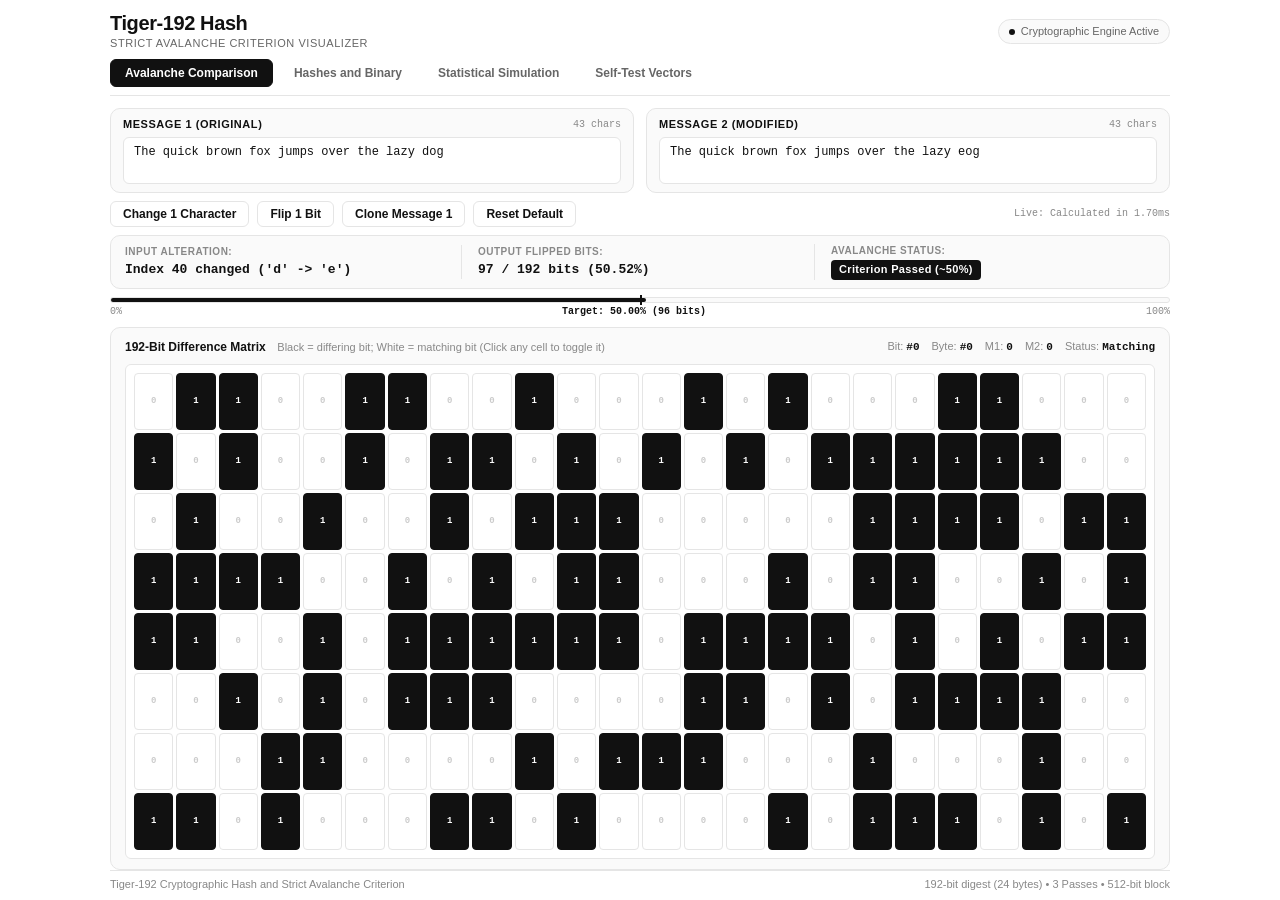
<file: frontend/index.html>
<!DOCTYPE html>
<html lang="en">
<head>
  <meta charset="UTF-8">
  <meta name="viewport" content="width=device-width, initial-scale=1.0">
  <title>Tiger-192 Hash - Avalanche Effect</title>
  <meta name="description" content="Tiger-192 cryptographic hash function and avalanche effect demonstration.">
  <link rel="stylesheet" href="css/style.css">
</head>
<body>
  <div class="app-layout">
    <!-- Header -->
    <header class="app-header">
      <div class="header-top">
        <div>
          <h1 class="app-title">Tiger-192 Hash</h1>
          <p class="app-subtitle">Strict Avalanche Criterion Visualizer</p>
        </div>
        <div class="system-status">
          <span class="status-dot"></span>
          <span id="system-status-text">Cryptographic Engine Active</span>
        </div>
      </div>

      <!-- Navigation Tabs -->
      <nav class="tab-bar">
        <button class="tab-btn active" data-tab="tab-avalanche" id="tab-btn-avalanche">Avalanche Comparison</button>
        <button class="tab-btn" data-tab="tab-hashes" id="tab-btn-hashes">Hashes and Binary</button>
        <button class="tab-btn" data-tab="tab-stats" id="tab-btn-stats">Statistical Simulation</button>
        <button class="tab-btn" data-tab="tab-test" id="tab-btn-test">Self-Test Vectors</button>
      </nav>
    </header>

    <!-- Main Viewport (100vh fit, no page scroll) -->
    <main class="app-main">

      <!-- ============================================================== -->
      <!-- TAB 1: AVALANCHE COMPARISON -->
      <!-- ============================================================== -->
      <section class="tab-pane active" id="tab-avalanche">
        <!-- Message Inputs Side by Side -->
        <div class="inputs-row">
          <div class="input-card">
            <div class="card-meta">
              <label for="msg1" class="card-label">Message 1 (Original)</label>
              <span class="char-badge" id="msg1-count">43 chars</span>
            </div>
            <textarea id="msg1" class="text-box" rows="2" spellcheck="false" placeholder="Type first message...">The quick brown fox jumps over the lazy dog</textarea>
          </div>

          <div class="input-card">
            <div class="card-meta">
              <label for="msg2" class="card-label">Message 2 (Modified)</label>
              <span class="char-badge" id="msg2-count">43 chars</span>
            </div>
            <textarea id="msg2" class="text-box" rows="2" spellcheck="false" placeholder="Type second message...">The quick brown fox jumps over the lazy eog</textarea>
          </div>
        </div>

        <!-- Action Buttons -->
        <div class="actions-row">
          <button id="btn-flip-char" class="action-btn">Change 1 Character</button>
          <button id="btn-flip-bit" class="action-btn">Flip 1 Bit</button>
          <button id="btn-clone-m1" class="action-btn">Clone Message 1</button>
          <button id="btn-reset" class="action-btn">Reset Default</button>
          <span class="live-calc-badge" id="calc-time-badge">Live: Computed in 0.5ms</span>
        </div>

        <!-- Verdict Banner (Dynamically Calculated) -->
        <div class="verdict-banner" id="verdict-banner">
          <div class="verdict-col">
            <span class="verdict-sub">Input Alteration:</span>
            <span class="verdict-main" id="verdict-input-change">Computing...</span>
          </div>
          <div class="verdict-col divider">
            <span class="verdict-sub">Output Flipped Bits:</span>
            <span class="verdict-main" id="verdict-bits-flipped">- / 192 bits (-)</span>
          </div>
          <div class="verdict-col divider">
            <span class="verdict-sub">Avalanche Status:</span>
            <span class="verdict-badge" id="verdict-status-badge">Computing</span>
          </div>
        </div>

        <!-- Smooth Progress Bar -->
        <div class="progress-container">
          <div class="progress-track">
            <div class="progress-bar-fill" id="avalanche-fill" style="width: 0%;"></div>
            <div class="progress-marker" title="Ideal 50% (96 bits)"></div>
          </div>
          <div class="progress-legend">
            <span>0%</span>
            <span class="marker-text">Target: 50.00% (96 bits)</span>
            <span>100%</span>
          </div>
        </div>

        <!-- 192-Bit Difference Matrix Card -->
        <div class="matrix-card">
          <div class="matrix-header">
            <div class="matrix-title-group">
              <span class="matrix-title">192-Bit Difference Matrix</span>
              <span class="matrix-sub">Black = differing bit; White = matching bit (Click any cell to toggle it)</span>
            </div>
            <div class="inspector-box" id="matrix-inspector">
              <span>Bit: <strong id="insp-bit">#0</strong></span>
              <span>Byte: <strong id="insp-byte">#0</strong></span>
              <span>M1: <strong id="insp-m1">0</strong></span>
              <span>M2: <strong id="insp-m2">0</strong></span>
              <span>Status: <strong id="insp-status">Matching</strong></span>
            </div>
          </div>
          <div class="matrix-grid" id="matrix-grid"></div>
        </div>
      </section>

      <!-- ============================================================== -->
      <!-- TAB 2: HASHES AND BINARY -->
      <!-- ============================================================== -->
      <section class="tab-pane" id="tab-hashes">
        <div class="pane-stack">
          <!-- Hex Hashes -->
          <div class="info-block">
            <div class="block-header">
              <span class="block-title">Tiger-192 Hexadecimal Digests (48 Characters / 24 Bytes)</span>
            </div>
            <div class="hash-item">
              <span class="hash-tag">Tiger(M1)</span>
              <span class="hash-code mono" id="out-hash1">-</span>
              <button class="copy-btn action-btn" data-target="out-hash1">Copy</button>
            </div>
            <div class="hash-item">
              <span class="hash-tag">Tiger(M2)</span>
              <span class="hash-code mono" id="out-hash2">-</span>
              <button class="copy-btn action-btn" data-target="out-hash2">Copy</button>
            </div>
          </div>

          <!-- Binary Bitstreams -->
          <div class="info-block">
            <div class="block-header">
              <span class="block-title">Binary Bitstreams (192 Bits)</span>
            </div>
            <div class="bit-row">
              <span class="bit-label">M1 Bits:</span>
              <div class="bit-text mono" id="out-bin1">-</div>
            </div>
            <div class="bit-row">
              <span class="bit-label">M2 Bits:</span>
              <div class="bit-text mono" id="out-bin2">-</div>
            </div>
            <div class="bit-row">
              <span class="bit-label">XOR Diff:</span>
              <div class="bit-text mono" id="out-xor">-</div>
            </div>
          </div>
        </div>
      </section>

      <!-- ============================================================== -->
      <!-- TAB 3: STATISTICAL SIMULATION -->
      <!-- ============================================================== -->
      <section class="tab-pane" id="tab-stats">
        <div class="pane-stack">
          <div class="controls-bar">
            <label for="trial-count" class="card-label">Number of Trials:</label>
            <input type="number" id="trial-count" class="num-input" value="500" min="50" max="1000" step="50">
            <button id="btn-run-stats" class="primary-btn">Run Statistical Test</button>
          </div>

          <div class="stats-summary-card" id="stats-summary-card">
            <div class="summary-line" id="stats-status-text">
              Simulation ready. Click 'Run Statistical Test' to execute real mutations on Message 1.
            </div>
          </div>

          <div class="table-container" id="stats-table-box">
            <table class="data-table">
              <thead>
                <tr>
                  <th>Metric Name</th>
                  <th>Observed Value</th>
                  <th>Theoretical Target</th>
                  <th>Status</th>
                </tr>
              </thead>
              <tbody>
                <tr>
                  <td>Total trials conducted</td>
                  <td class="mono" id="stat-trials">-</td>
                  <td class="mono">500</td>
                  <td id="stat-status-trials">-</td>
                </tr>
                <tr>
                  <td>Mean differing bits</td>
                  <td class="mono" id="stat-mean">-</td>
                  <td class="mono">96.00</td>
                  <td id="stat-status-mean">-</td>
                </tr>
                <tr>
                  <td>Standard deviation</td>
                  <td class="mono" id="stat-stdev">-</td>
                  <td class="mono">~6.93</td>
                  <td id="stat-status-stdev">-</td>
                </tr>
                <tr>
                  <td>Minimum differing bits</td>
                  <td class="mono" id="stat-min">-</td>
                  <td class="mono">-</td>
                  <td id="stat-status-min">-</td>
                </tr>
                <tr>
                  <td>Maximum differing bits</td>
                  <td class="mono" id="stat-max">-</td>
                  <td class="mono">-</td>
                  <td id="stat-status-max">-</td>
                </tr>
              </tbody>
            </table>
          </div>
        </div>
      </section>

      <!-- ============================================================== -->
      <!-- TAB 4: SELF-TEST VECTORS -->
      <!-- ============================================================== -->
      <section class="tab-pane" id="tab-test">
        <div class="pane-stack">
          <div class="controls-bar">
            <button id="btn-run-test" class="primary-btn">Verify All Test Vectors</button>
            <span class="test-overall-badge" id="test-overall-status">Status: Ready</span>
          </div>

          <div class="table-container">
            <table class="data-table">
              <thead>
                <tr>
                  <th>Input Message</th>
                  <th>Expected Hash (Anderson and Biham)</th>
                  <th>Computed Hash</th>
                  <th>Verification</th>
                </tr>
              </thead>
              <tbody id="test-table-body">
                <!-- Dynamically populated -->
              </tbody>
            </table>
          </div>
        </div>
      </section>

    </main>

    <!-- Compact Footer -->
    <footer class="app-footer">
      <span>Tiger-192 Cryptographic Hash and Strict Avalanche Criterion</span>
      <span id="footer-summary">192-bit digest (24 bytes) • 3 Passes • 512-bit block</span>
    </footer>
  </div>

  <script src="js/tiger.js"></script>
  <script src="js/app.js"></script>
</body>
</html>
</file>
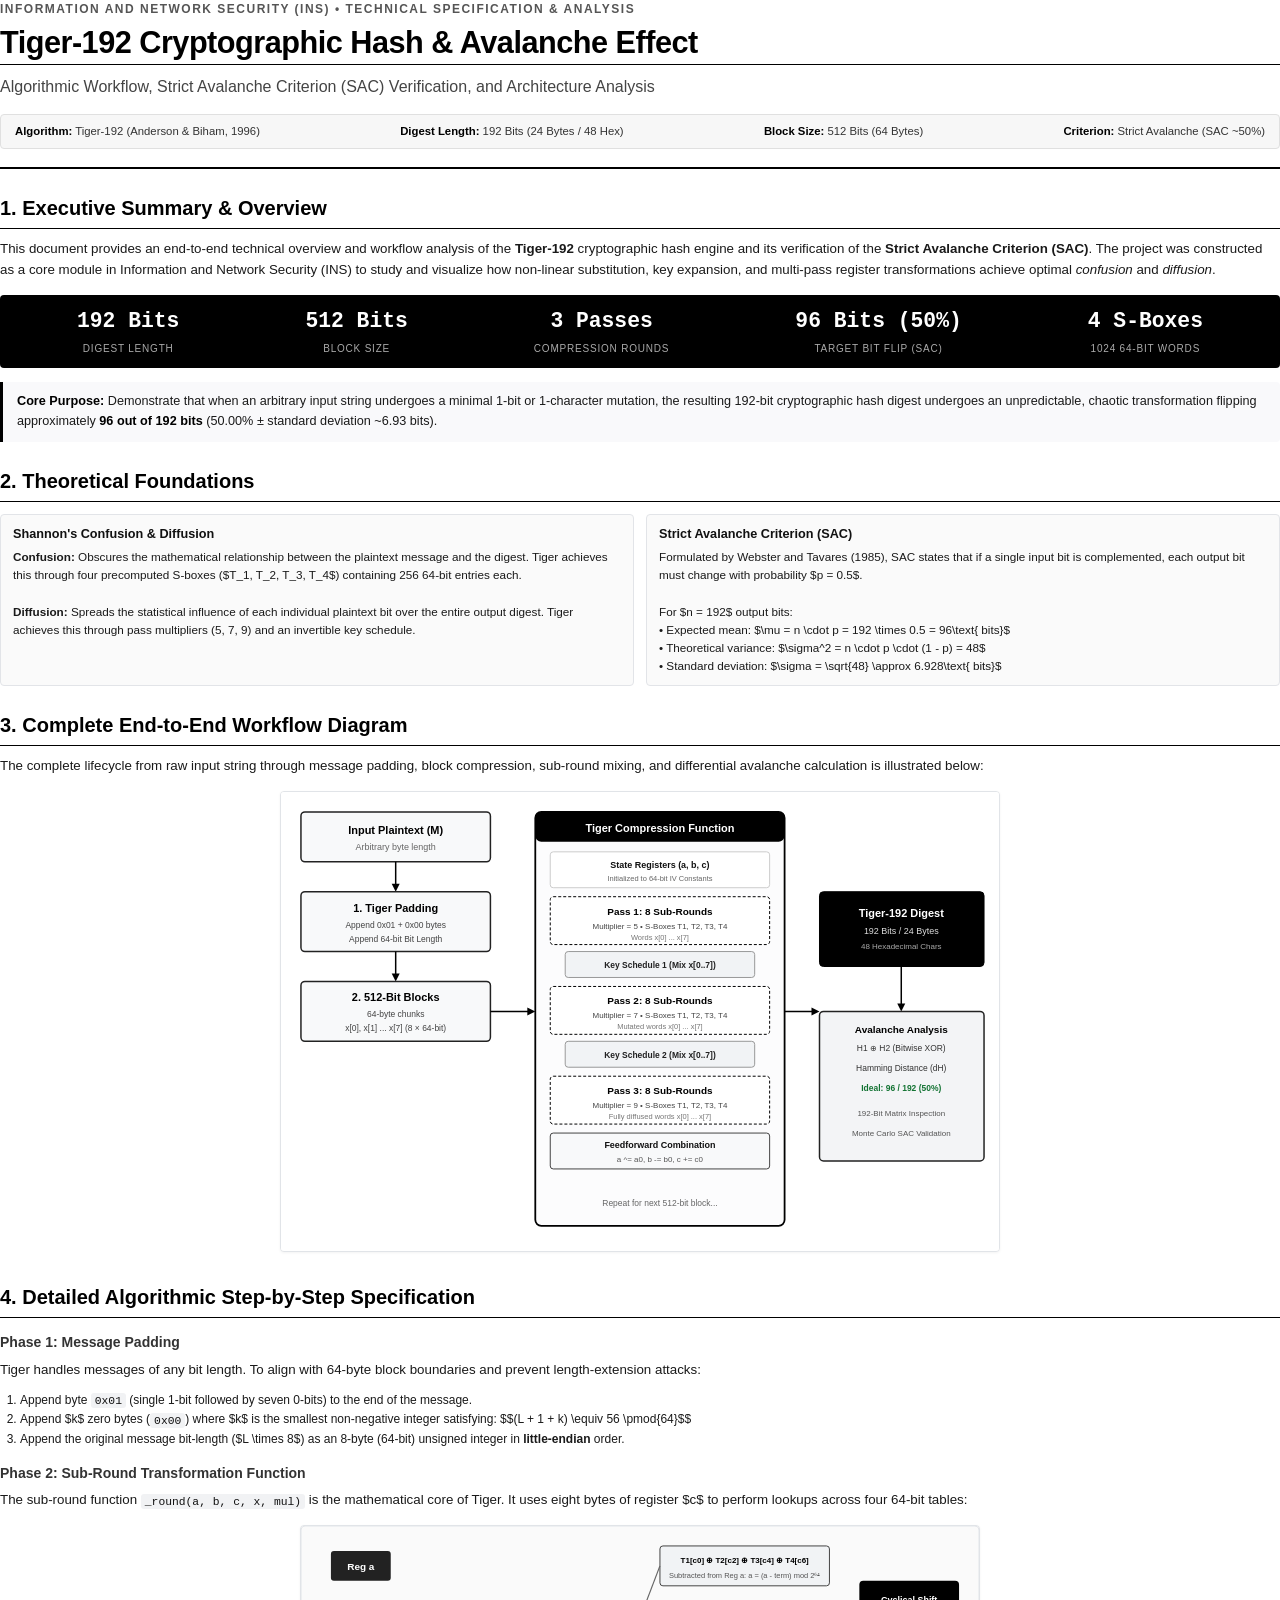
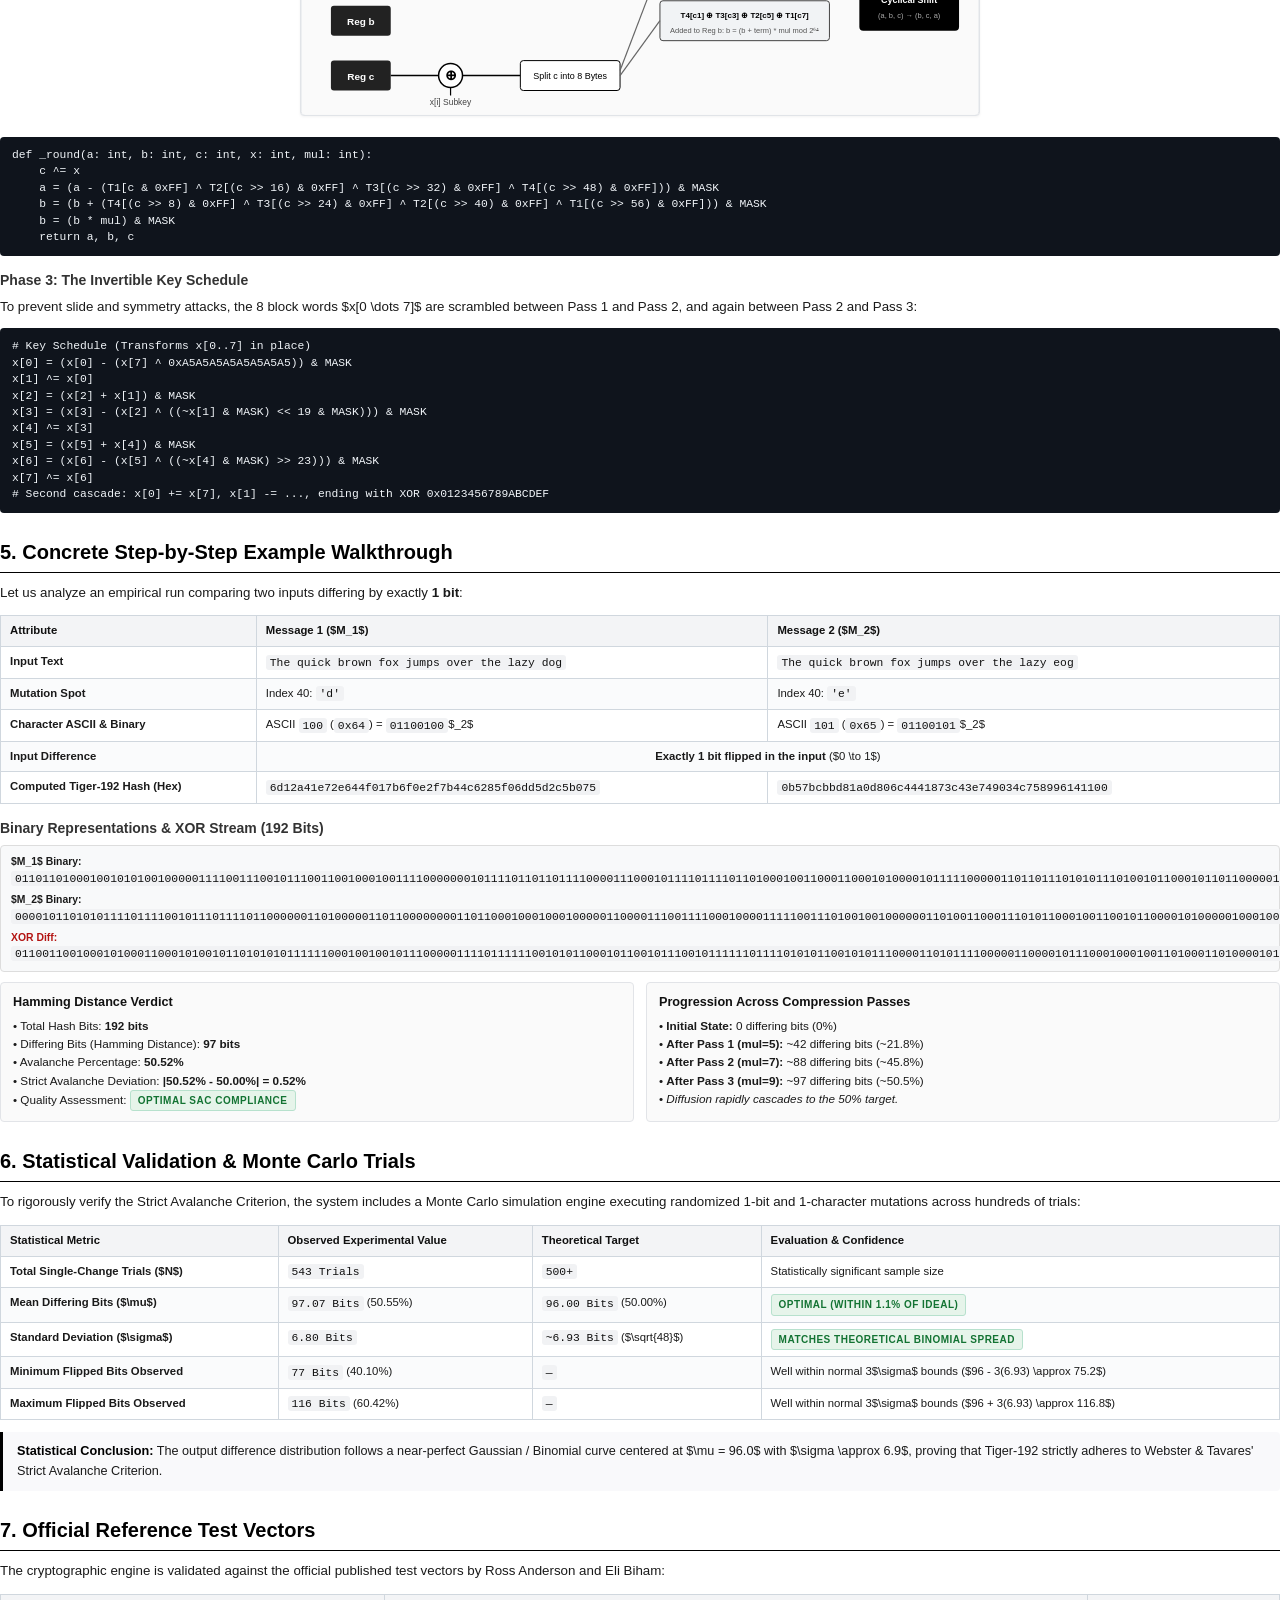
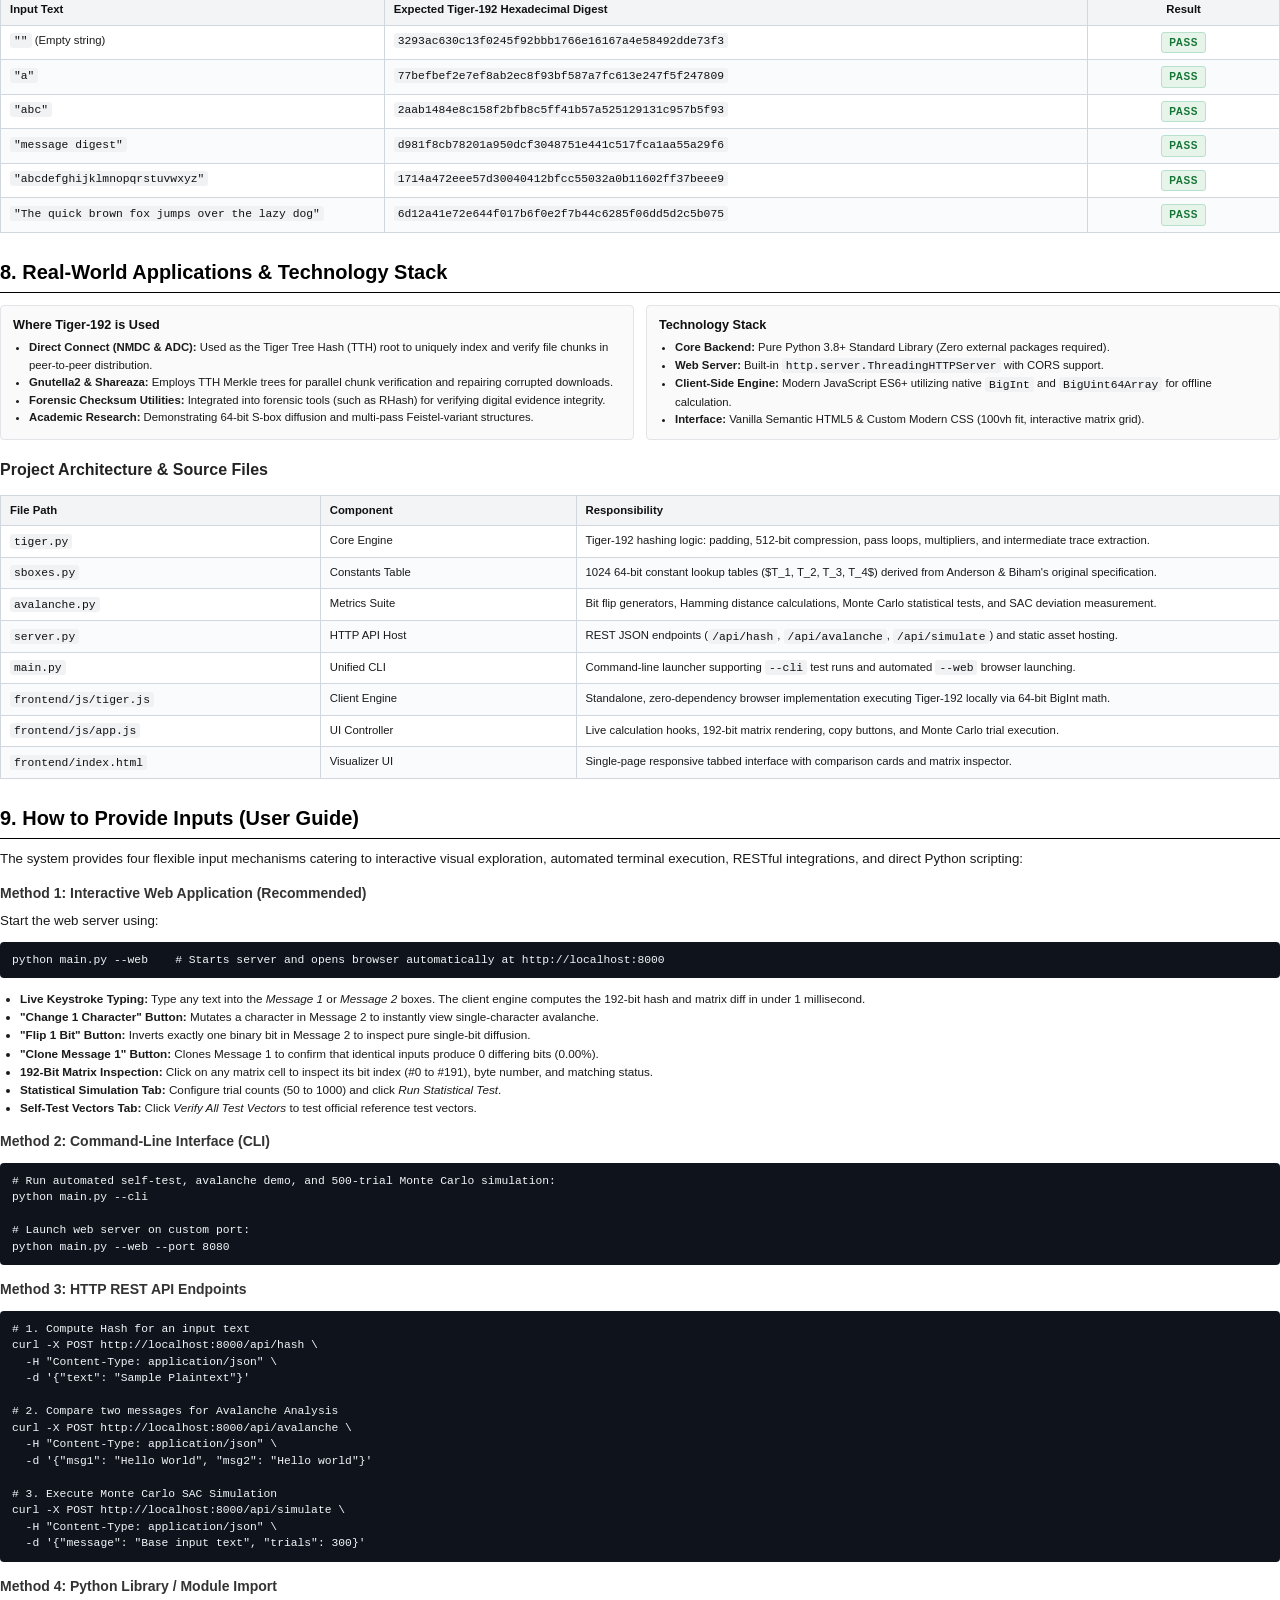
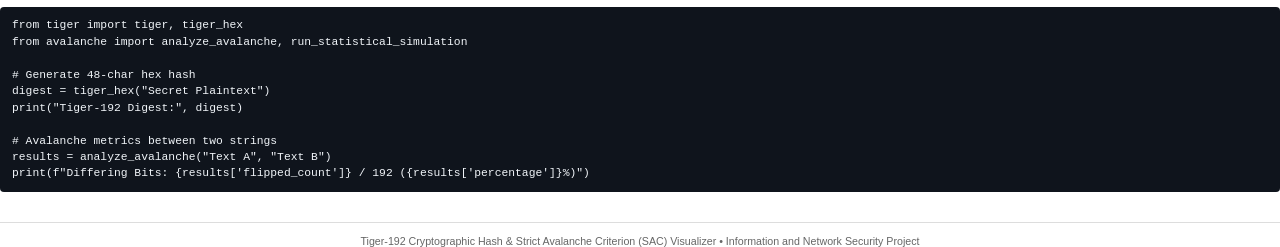
<file: Tiger192_Documentation.html>
<!DOCTYPE html>
<html lang="en">
<head>
<meta charset="UTF-8">
<title>Tiger-192 Cryptographic Hash & Avalanche Effect - Complete Workflow & Algorithm Specification</title>
<style>
  @page {
    size: A4 portrait;
    margin: 16mm 16mm 18mm 16mm;
    @bottom-center {
      content: counter(page);
      font-size: 9pt;
      color: #666;
    }
  }

  *, *::before, *::after {
    box-sizing: border-box;
  }

  body {
    font-family: -apple-system, BlinkMacSystemFont, "Segoe UI", Roboto, Helvetica, Arial, sans-serif;
    color: #1a1a1a;
    background-color: #ffffff;
    line-height: 1.55;
    font-size: 10pt;
    margin: 0;
    padding: 0;
  }

  /* Cover / Title Section */
  .doc-header {
    border-bottom: 2px solid #000;
    padding-bottom: 18px;
    margin-bottom: 24px;
  }
  .doc-category {
    font-size: 9pt;
    text-transform: uppercase;
    letter-spacing: 1.5px;
    font-weight: 700;
    color: #555;
    margin-bottom: 6px;
  }
  .doc-title {
    font-size: 23pt;
    font-weight: 800;
    line-height: 1.15;
    margin: 0 0 10px 0;
    letter-spacing: -0.5px;
    color: #000;
  }
  .doc-subtitle {
    font-size: 12pt;
    color: #444;
    margin: 0 0 14px 0;
    font-weight: 400;
  }
  .doc-meta-row {
    display: flex;
    justify-content: space-between;
    align-items: center;
    background: #f7f7f7;
    border: 1px solid #e0e0e0;
    border-radius: 4px;
    padding: 8px 14px;
    font-size: 8.5pt;
    color: #333;
  }
  .meta-item strong {
    color: #000;
  }

  /* Headings */
  h1 {
    font-size: 15pt;
    font-weight: 700;
    margin: 24px 0 10px 0;
    padding-bottom: 4px;
    border-bottom: 1.5px solid #000;
    page-break-after: avoid;
    color: #000;
  }
  h2 {
    font-size: 12pt;
    font-weight: 600;
    margin: 18px 0 8px 0;
    page-break-after: avoid;
    color: #222;
  }
  h3 {
    font-size: 10.5pt;
    font-weight: 600;
    margin: 14px 0 6px 0;
    page-break-after: avoid;
    color: #333;
  }

  p {
    margin: 0 0 10px 0;
  }

  /* Page Break Utilities */
  .page-break {
    page-break-before: always;
  }
  .avoid-break {
    page-break-inside: avoid;
  }

  /* Cards & Callouts */
  .callout {
    background-color: #f9f9fb;
    border-left: 3.5px solid #000;
    padding: 10px 14px;
    margin: 12px 0;
    border-radius: 0 4px 4px 0;
    font-size: 9.5pt;
  }
  .callout strong {
    color: #000;
  }

  .grid-2 {
    display: grid;
    grid-template-columns: 1fr 1fr;
    gap: 12px;
    margin: 12px 0;
  }
  .card {
    border: 1px solid #e2e4e8;
    background: #fafafa;
    border-radius: 4px;
    padding: 10px 12px;
  }
  .card-title {
    font-weight: 700;
    font-size: 9.5pt;
    margin-bottom: 4px;
    color: #111;
  }

  /* Code & Monospace */
  code, .mono {
    font-family: "Cascadia Code", Consolas, "Courier New", monospace;
    font-size: 8.5pt;
    background: #f1f2f4;
    padding: 1.5px 4px;
    border-radius: 3px;
    color: #111;
  }
  pre {
    background-color: #0f141c;
    color: #f1f5f9;
    padding: 10px 12px;
    border-radius: 4px;
    font-family: "Cascadia Code", Consolas, monospace;
    font-size: 8pt;
    line-height: 1.45;
    overflow-x: auto;
    margin: 10px 0;
    white-space: pre-wrap;
    word-break: break-all;
  }
  pre code {
    background: transparent;
    color: inherit;
    padding: 0;
  }

  /* Tables */
  table {
    width: 100%;
    border-collapse: collapse;
    margin: 12px 0;
    font-size: 8.5pt;
    page-break-inside: avoid;
  }
  th, td {
    border: 1px solid #d0d7de;
    padding: 6px 9px;
    text-align: left;
    vertical-align: top;
  }
  th {
    background-color: #f3f4f6;
    font-weight: 700;
    color: #111;
  }
  tr:nth-child(even) td {
    background-color: #fafbfc;
  }

  /* Badges */
  .badge {
    display: inline-block;
    padding: 2px 7px;
    font-size: 7.5pt;
    font-weight: 600;
    border-radius: 3px;
    text-transform: uppercase;
    letter-spacing: 0.5px;
  }
  .badge-success { background: #e6f4ea; color: #137333; border: 1px solid #b7e1cd; }
  .badge-info { background: #e8f0fe; color: #1a73e8; border: 1px solid #aecbfa; }
  .badge-dark { background: #202124; color: #fff; }

  /* Diagram SVGs */
  .svg-container {
    text-align: center;
    margin: 14px 0;
    page-break-inside: avoid;
  }
  .svg-container svg {
    max-width: 100%;
    height: auto;
    border: 1px solid #e1e4e8;
    border-radius: 4px;
    background: #ffffff;
    box-shadow: 0 1px 3px rgba(0,0,0,0.05);
  }

  /* Key metric highlights */
  .metric-strip {
    display: flex;
    justify-content: space-around;
    background: #000;
    color: #fff;
    border-radius: 4px;
    padding: 10px 14px;
    margin: 14px 0;
    text-align: center;
  }
  .metric-item-val {
    font-size: 16pt;
    font-weight: 800;
    font-family: "Cascadia Code", Consolas, monospace;
    display: block;
  }
  .metric-item-lbl {
    font-size: 7.5pt;
    text-transform: uppercase;
    letter-spacing: 0.8px;
    color: #aaa;
  }
</style>
</head>
<body>

  <!-- ==================== HEADER ==================== -->
  <div class="doc-header">
    <div class="doc-category">Information and Network Security (INS) • Technical Specification &amp; Analysis</div>
    <h1 class="doc-title">Tiger-192 Cryptographic Hash &amp; Avalanche Effect</h1>
    <div class="doc-subtitle">Algorithmic Workflow, Strict Avalanche Criterion (SAC) Verification, and Architecture Analysis</div>
    <div class="doc-meta-row">
      <div class="meta-item"><strong>Algorithm:</strong> Tiger-192 (Anderson &amp; Biham, 1996)</div>
      <div class="meta-item"><strong>Digest Length:</strong> 192 Bits (24 Bytes / 48 Hex)</div>
      <div class="meta-item"><strong>Block Size:</strong> 512 Bits (64 Bytes)</div>
      <div class="meta-item"><strong>Criterion:</strong> Strict Avalanche (SAC ~50%)</div>
    </div>
  </div>

  <!-- ==================== SECTION 1: EXECUTIVE OVERVIEW ==================== -->
  <div class="avoid-break">
    <h1>1. Executive Summary &amp; Overview</h1>
    <p>
      This document provides an end-to-end technical overview and workflow analysis of the <strong>Tiger-192</strong> cryptographic hash engine and its verification of the <strong>Strict Avalanche Criterion (SAC)</strong>. The project was constructed as a core module in Information and Network Security (INS) to study and visualize how non-linear substitution, key expansion, and multi-pass register transformations achieve optimal <em>confusion</em> and <em>diffusion</em>.
    </p>

    <div class="metric-strip">
      <div>
        <span class="metric-item-val">192 Bits</span>
        <span class="metric-item-lbl">Digest Length</span>
      </div>
      <div>
        <span class="metric-item-val">512 Bits</span>
        <span class="metric-item-lbl">Block Size</span>
      </div>
      <div>
        <span class="metric-item-val">3 Passes</span>
        <span class="metric-item-lbl">Compression Rounds</span>
      </div>
      <div>
        <span class="metric-item-val">96 Bits (50%)</span>
        <span class="metric-item-lbl">Target Bit Flip (SAC)</span>
      </div>
      <div>
        <span class="metric-item-val">4 S-Boxes</span>
        <span class="metric-item-lbl">1024 64-Bit Words</span>
      </div>
    </div>

    <div class="callout">
      <strong>Core Purpose:</strong> Demonstrate that when an arbitrary input string undergoes a minimal 1-bit or 1-character mutation, the resulting 192-bit cryptographic hash digest undergoes an unpredictable, chaotic transformation flipping approximately <strong>96 out of 192 bits</strong> (50.00% ± standard deviation ~6.93 bits).
    </div>
  </div>

  <!-- ==================== SECTION 2: THEORETICAL FOUNDATIONS ==================== -->
  <div class="avoid-break">
    <h1>2. Theoretical Foundations</h1>
    <div class="grid-2">
      <div class="card">
        <div class="card-title">Shannon's Confusion &amp; Diffusion</div>
        <p style="font-size: 8.8pt; margin: 0;">
          <strong>Confusion:</strong> Obscures the mathematical relationship between the plaintext message and the digest. Tiger achieves this through four precomputed S-boxes ($T_1, T_2, T_3, T_4$) containing 256 64-bit entries each.<br><br>
          <strong>Diffusion:</strong> Spreads the statistical influence of each individual plaintext bit over the entire output digest. Tiger achieves this through pass multipliers (5, 7, 9) and an invertible key schedule.
        </p>
      </div>
      <div class="card">
        <div class="card-title">Strict Avalanche Criterion (SAC)</div>
        <p style="font-size: 8.8pt; margin: 0;">
          Formulated by Webster and Tavares (1985), SAC states that if a single input bit is complemented, each output bit must change with probability $p = 0.5$.<br><br>
          For $n = 192$ output bits:
          <br>• Expected mean: $\mu = n \cdot p = 192 \times 0.5 = 96\text{ bits}$
          <br>• Theoretical variance: $\sigma^2 = n \cdot p \cdot (1 - p) = 48$
          <br>• Standard deviation: $\sigma = \sqrt{48} \approx 6.928\text{ bits}$
        </p>
      </div>
    </div>
  </div>

  <!-- ==================== SECTION 3: SYSTEM ARCHITECTURE WORKFLOW DIAGRAM ==================== -->
  <div class="avoid-break page-break">
    <h1>3. Complete End-to-End Workflow Diagram</h1>
    <p>
      The complete lifecycle from raw input string through message padding, block compression, sub-round mixing, and differential avalanche calculation is illustrated below:
    </p>

    <div class="svg-container">
      <svg width="720" height="460" viewBox="0 0 720 460" xmlns="http://www.w3.org/2000/svg">
        <!-- Background -->
        <rect width="720" height="460" fill="#ffffff"/>
        
        <!-- Step 1: Input -->
        <rect x="20" y="20" width="190" height="50" rx="4" fill="#f8f9fa" stroke="#222" stroke-width="1.5"/>
        <text x="115" y="42" font-size="11" font-weight="bold" text-anchor="middle" fill="#000">Input Plaintext (M)</text>
        <text x="115" y="58" font-size="9" text-anchor="middle" fill="#666">Arbitrary byte length</text>

        <!-- Arrow down -->
        <line x1="115" y1="70" x2="115" y2="95" stroke="#000" stroke-width="1.5"/>
        <polygon points="115,100 111,92 119,92" fill="#000"/>

        <!-- Step 2: Padding -->
        <rect x="20" y="100" width="190" height="60" rx="4" fill="#f8f9fa" stroke="#222" stroke-width="1.5"/>
        <text x="115" y="120" font-size="11" font-weight="bold" text-anchor="middle" fill="#000">1. Tiger Padding</text>
        <text x="115" y="136" font-size="8.5" text-anchor="middle" fill="#444">Append 0x01 + 0x00 bytes</text>
        <text x="115" y="150" font-size="8.5" text-anchor="middle" fill="#444">Append 64-bit Bit Length</text>

        <!-- Arrow down -->
        <line x1="115" y1="160" x2="115" y2="185" stroke="#000" stroke-width="1.5"/>
        <polygon points="115,190 111,182 119,182" fill="#000"/>

        <!-- Step 3: Block Partition -->
        <rect x="20" y="190" width="190" height="60" rx="4" fill="#f8f9fa" stroke="#222" stroke-width="1.5"/>
        <text x="115" y="210" font-size="11" font-weight="bold" text-anchor="middle" fill="#000">2. 512-Bit Blocks</text>
        <text x="115" y="226" font-size="8.5" text-anchor="middle" fill="#444">64-byte chunks</text>
        <text x="115" y="240" font-size="8.5" text-anchor="middle" fill="#444">x[0], x[1] ... x[7] (8 × 64-bit)</text>

        <!-- Arrow right to Compression -->
        <line x1="210" y1="220" x2="250" y2="220" stroke="#000" stroke-width="1.5"/>
        <polygon points="255,220 247,216 247,224" fill="#000"/>

        <!-- Big Box: 3-Pass Compression Engine -->
        <rect x="255" y="20" width="250" height="415" rx="6" fill="#fcfcfd" stroke="#000" stroke-width="1.8"/>
        <rect x="255" y="20" width="250" height="30" rx="6" fill="#000"/>
        <text x="380" y="40" font-size="11" font-weight="bold" text-anchor="middle" fill="#fff">Tiger Compression Function</text>

        <!-- IV State -->
        <rect x="270" y="60" width="220" height="36" rx="3" fill="#ffffff" stroke="#ccc"/>
        <text x="380" y="76" font-size="9" font-weight="bold" text-anchor="middle" fill="#111">State Registers (a, b, c)</text>
        <text x="380" y="89" font-size="7.5" text-anchor="middle" fill="#666">Initialized to 64-bit IV Constants</text>

        <!-- Pass 1 -->
        <rect x="270" y="105" width="220" height="48" rx="3" fill="#ffffff" stroke="#000" stroke-dasharray="3,2"/>
        <text x="380" y="123" font-size="10" font-weight="bold" text-anchor="middle" fill="#000">Pass 1: 8 Sub-Rounds</text>
        <text x="380" y="137" font-size="8" text-anchor="middle" fill="#444">Multiplier = 5 • S-Boxes T1, T2, T3, T4</text>
        <text x="380" y="148" font-size="7.5" text-anchor="middle" fill="#777">Words x[0] ... x[7]</text>

        <!-- Key Schedule 1 -->
        <rect x="285" y="160" width="190" height="26" rx="3" fill="#f1f3f5" stroke="#999"/>
        <text x="380" y="177" font-size="8.5" font-weight="bold" text-anchor="middle" fill="#222">Key Schedule 1 (Mix x[0..7])</text>

        <!-- Pass 2 -->
        <rect x="270" y="195" width="220" height="48" rx="3" fill="#ffffff" stroke="#000" stroke-dasharray="3,2"/>
        <text x="380" y="213" font-size="10" font-weight="bold" text-anchor="middle" fill="#000">Pass 2: 8 Sub-Rounds</text>
        <text x="380" y="227" font-size="8" text-anchor="middle" fill="#444">Multiplier = 7 • S-Boxes T1, T2, T3, T4</text>
        <text x="380" y="238" font-size="7.5" text-anchor="middle" fill="#777">Mutated words x[0] ... x[7]</text>

        <!-- Key Schedule 2 -->
        <rect x="285" y="250" width="190" height="26" rx="3" fill="#f1f3f5" stroke="#999"/>
        <text x="380" y="267" font-size="8.5" font-weight="bold" text-anchor="middle" fill="#222">Key Schedule 2 (Mix x[0..7])</text>

        <!-- Pass 3 -->
        <rect x="270" y="285" width="220" height="48" rx="3" fill="#ffffff" stroke="#000" stroke-dasharray="3,2"/>
        <text x="380" y="303" font-size="10" font-weight="bold" text-anchor="middle" fill="#000">Pass 3: 8 Sub-Rounds</text>
        <text x="380" y="317" font-size="8" text-anchor="middle" fill="#444">Multiplier = 9 • S-Boxes T1, T2, T3, T4</text>
        <text x="380" y="328" font-size="7.5" text-anchor="middle" fill="#777">Fully diffused words x[0] ... x[7]</text>

        <!-- Feedforward -->
        <rect x="270" y="342" width="220" height="36" rx="3" fill="#f8f9fa" stroke="#444"/>
        <text x="380" y="357" font-size="9" font-weight="bold" text-anchor="middle" fill="#111">Feedforward Combination</text>
        <text x="380" y="371" font-size="8" text-anchor="middle" fill="#555">a ^= a0,  b -= b0,  c += c0</text>

        <text x="380" y="415" font-size="8.5" text-anchor="middle" fill="#666">Repeat for next 512-bit block...</text>

        <!-- Arrow to Final Digest -->
        <line x1="505" y1="220" x2="535" y2="220" stroke="#000" stroke-width="1.5"/>
        <polygon points="540,220 532,216 532,224" fill="#000"/>

        <!-- Final Output Box -->
        <rect x="540" y="100" width="165" height="75" rx="4" fill="#000" stroke="#000"/>
        <text x="622" y="125" font-size="11" font-weight="bold" text-anchor="middle" fill="#fff">Tiger-192 Digest</text>
        <text x="622" y="142" font-size="9" text-anchor="middle" fill="#ddd">192 Bits / 24 Bytes</text>
        <text x="622" y="157" font-size="8" text-anchor="middle" fill="#aaa">48 Hexadecimal Chars</text>

        <!-- Arrow down to Avalanche -->
        <line x1="622" y1="175" x2="622" y2="215" stroke="#000" stroke-width="1.5"/>
        <polygon points="622,220 618,212 626,212" fill="#000"/>

        <!-- Avalanche Module -->
        <rect x="540" y="220" width="165" height="150" rx="4" fill="#f3f4f6" stroke="#222" stroke-width="1.5"/>
        <text x="622" y="242" font-size="10" font-weight="bold" text-anchor="middle" fill="#000">Avalanche Analysis</text>
        <text x="622" y="260" font-size="8.5" text-anchor="middle" fill="#333">H1 ⊕ H2 (Bitwise XOR)</text>
        <text x="622" y="280" font-size="8.5" text-anchor="middle" fill="#333">Hamming Distance (dH)</text>
        <text x="622" y="300" font-size="8.5" font-weight="bold" text-anchor="middle" fill="#137333">Ideal: 96 / 192 (50%)</text>
        <text x="622" y="325" font-size="8" text-anchor="middle" fill="#555">192-Bit Matrix Inspection</text>
        <text x="622" y="345" font-size="8" text-anchor="middle" fill="#555">Monte Carlo SAC Validation</text>
      </svg>
    </div>
  </div>

  <!-- ==================== SECTION 4: STEP-BY-STEP ALGORITHM SPECIFICATION ==================== -->
  <div class="avoid-break page-break">
    <h1>4. Detailed Algorithmic Step-by-Step Specification</h1>

    <h3>Phase 1: Message Padding</h3>
    <p>
      Tiger handles messages of any bit length. To align with 64-byte block boundaries and prevent length-extension attacks:
    </p>
    <ol style="margin-top: 4px; padding-left: 20px; font-size: 9pt;">
      <li>Append byte <code>0x01</code> (single 1-bit followed by seven 0-bits) to the end of the message.</li>
      <li>Append $k$ zero bytes (<code>0x00</code>) where $k$ is the smallest non-negative integer satisfying:
        $$(L + 1 + k) \equiv 56 \pmod{64}$$
      </li>
      <li>Append the original message bit-length ($L \times 8$) as an 8-byte (64-bit) unsigned integer in <strong>little-endian</strong> order.</li>
    </ol>

    <h3>Phase 2: Sub-Round Transformation Function</h3>
    <p>
      The sub-round function <code>_round(a, b, c, x, mul)</code> is the mathematical core of Tiger. It uses eight bytes of register $c$ to perform lookups across four 64-bit tables:
    </p>

    <!-- Sub-round SVG Diagram -->
    <div class="svg-container">
      <svg width="680" height="190" viewBox="0 0 680 190" xmlns="http://www.w3.org/2000/svg">
        <rect width="680" height="190" fill="#fafafa" stroke="#e1e4e8" rx="4"/>
        
        <!-- Input registers -->
        <rect x="30" y="25" width="60" height="30" rx="3" fill="#222"/>
        <text x="60" y="44" fill="#fff" font-size="10" font-weight="bold" text-anchor="middle">Reg a</text>

        <rect x="30" y="80" width="60" height="30" rx="3" fill="#222"/>
        <text x="60" y="99" fill="#fff" font-size="10" font-weight="bold" text-anchor="middle">Reg b</text>

        <rect x="30" y="135" width="60" height="30" rx="3" fill="#222"/>
        <text x="60" y="154" fill="#fff" font-size="10" font-weight="bold" text-anchor="middle">Reg c</text>

        <!-- Subkey XOR -->
        <circle cx="150" cy="150" r="12" fill="#fff" stroke="#000" stroke-width="1.5"/>
        <text x="150" y="154" font-size="14" font-weight="bold" text-anchor="middle">⊕</text>
        <line x1="90" y1="150" x2="138" y2="150" stroke="#000" stroke-width="1.5"/>
        <text x="150" y="180" font-size="8.5" text-anchor="middle" fill="#444">x[i] Subkey</text>
        <line x1="150" y1="170" x2="150" y2="162" stroke="#000" stroke-width="1.2"/>

        <line x1="162" y1="150" x2="220" y2="150" stroke="#000" stroke-width="1.5"/>
        <rect x="220" y="135" width="100" height="30" rx="3" fill="#fff" stroke="#000"/>
        <text x="270" y="153" font-size="9" text-anchor="middle" fill="#000">Split c into 8 Bytes</text>

        <!-- S-box lookups -->
        <rect x="360" y="20" width="170" height="40" rx="3" fill="#f1f3f5" stroke="#444"/>
        <text x="445" y="37" font-size="8" font-weight="bold" text-anchor="middle">T1[c0] ⊕ T2[c2] ⊕ T3[c4] ⊕ T4[c6]</text>
        <text x="445" y="52" font-size="7.5" text-anchor="middle" fill="#555">Subtracted from Reg a: a = (a - term) mod 2⁶⁴</text>

        <rect x="360" y="75" width="170" height="40" rx="3" fill="#f1f3f5" stroke="#444"/>
        <text x="445" y="92" font-size="8" font-weight="bold" text-anchor="middle">T4[c1] ⊕ T3[c3] ⊕ T2[c5] ⊕ T1[c7]</text>
        <text x="445" y="107" font-size="7.5" text-anchor="middle" fill="#555">Added to Reg b: b = (b + term) * mul mod 2⁶⁴</text>

        <line x1="320" y1="145" x2="360" y2="40" stroke="#666" stroke-width="1.2"/>
        <line x1="320" y1="150" x2="360" y2="95" stroke="#666" stroke-width="1.2"/>

        <!-- Cyclical Shift Output -->
        <rect x="560" y="55" width="100" height="50" rx="4" fill="#000"/>
        <text x="610" y="77" fill="#fff" font-size="9" font-weight="bold" text-anchor="middle">Cyclical Shift</text>
        <text x="610" y="92" fill="#aaa" font-size="7.5" text-anchor="middle">(a, b, c) → (b, c, a)</text>
      </svg>
    </div>

    <pre><code>def _round(a: int, b: int, c: int, x: int, mul: int):
    c ^= x
    a = (a - (T1[c & 0xFF] ^ T2[(c >> 16) & 0xFF] ^ T3[(c >> 32) & 0xFF] ^ T4[(c >> 48) & 0xFF])) & MASK
    b = (b + (T4[(c >> 8) & 0xFF] ^ T3[(c >> 24) & 0xFF] ^ T2[(c >> 40) & 0xFF] ^ T1[(c >> 56) & 0xFF])) & MASK
    b = (b * mul) & MASK
    return a, b, c</code></pre>

    <h3>Phase 3: The Invertible Key Schedule</h3>
    <p>
      To prevent slide and symmetry attacks, the 8 block words $x[0 \dots 7]$ are scrambled between Pass 1 and Pass 2, and again between Pass 2 and Pass 3:
    </p>
    <pre><code># Key Schedule (Transforms x[0..7] in place)
x[0] = (x[0] - (x[7] ^ 0xA5A5A5A5A5A5A5A5)) & MASK
x[1] ^= x[0]
x[2] = (x[2] + x[1]) & MASK
x[3] = (x[3] - (x[2] ^ ((~x[1] & MASK) << 19 & MASK))) & MASK
x[4] ^= x[3]
x[5] = (x[5] + x[4]) & MASK
x[6] = (x[6] - (x[5] ^ ((~x[4] & MASK) >> 23))) & MASK
x[7] ^= x[6]
# Second cascade: x[0] += x[7], x[1] -= ..., ending with XOR 0x0123456789ABCDEF</code></pre>
  </div>

  <!-- ==================== SECTION 5: STEP-BY-STEP EXAMPLE WALKTHROUGH ==================== -->
  <div class="avoid-break page-break">
    <h1>5. Concrete Step-by-Step Example Walkthrough</h1>
    <p>
      Let us analyze an empirical run comparing two inputs differing by exactly <strong>1 bit</strong>:
    </p>

    <table>
      <thead>
        <tr>
          <th style="width: 20%;">Attribute</th>
          <th style="width: 40%;">Message 1 ($M_1$)</th>
          <th style="width: 40%;">Message 2 ($M_2$)</th>
        </tr>
      </thead>
      <tbody>
        <tr>
          <td><strong>Input Text</strong></td>
          <td><code>The quick brown fox jumps over the lazy dog</code></td>
          <td><code>The quick brown fox jumps over the lazy eog</code></td>
        </tr>
        <tr>
          <td><strong>Mutation Spot</strong></td>
          <td>Index 40: <code>'d'</code></td>
          <td>Index 40: <code>'e'</code></td>
        </tr>
        <tr>
          <td><strong>Character ASCII &amp; Binary</strong></td>
          <td>ASCII <code>100</code> (<code>0x64</code>) = <code>01100100</code>$_2$</td>
          <td>ASCII <code>101</code> (<code>0x65</code>) = <code>01100101</code>$_2$</td>
        </tr>
        <tr>
          <td><strong>Input Difference</strong></td>
          <td colspan="2" style="text-align: center;"><strong>Exactly 1 bit flipped in the input</strong> ($0 \to 1$)</td>
        </tr>
        <tr>
          <td><strong>Computed Tiger-192 Hash (Hex)</strong></td>
          <td><code style="word-break: break-all;">6d12a41e72e644f017b6f0e2f7b44c6285f06dd5d2c5b075</code></td>
          <td><code style="word-break: break-all;">0b57bcbbd81a0d806c4441873c43e749034c758996141100</code></td>
        </tr>
      </tbody>
    </table>

    <h3>Binary Representations &amp; XOR Stream (192 Bits)</h3>
    <div style="background: #f8f9fa; border: 1px solid #ddd; padding: 8px 10px; border-radius: 4px; font-size: 7.8pt;">
      <div><strong>$M_1$ Binary:</strong> <span class="mono">011011010001001010100100000111100111001011100110010001001111000000010111101101101111000011100010111101111011010001001100011000101000010111110000011011011101010111010010110001011011000001110101</span></div>
      <div style="margin-top: 4px;"><strong>$M_2$ Binary:</strong> <span class="mono">000010110101011110111100101110111101100000011010000011011000000001101100010001000100000110000111001111000100001111100111010010010000001101001100011101011000100110010110000101000001000100000000</span></div>
      <div style="margin-top: 4px; color: #b31412;"><strong>XOR Diff:</strong> <span class="mono">011001100100010100011000101001011010101011111100010010010111000001111011111100101011000101100101110010111111011110101011001010111000011010111100000110000101110001000100110100011010000101110101</span></div>
    </div>

    <div class="grid-2" style="margin-top: 10px;">
      <div class="card">
        <div class="card-title">Hamming Distance Verdict</div>
        <p style="font-size: 8.8pt; margin: 0;">
          • Total Hash Bits: <strong>192 bits</strong><br>
          • Differing Bits (Hamming Distance): <strong>97 bits</strong><br>
          • Avalanche Percentage: <strong>50.52%</strong><br>
          • Strict Avalanche Deviation: <strong>|50.52% - 50.00%| = 0.52%</strong><br>
          • Quality Assessment: <span class="badge badge-success">Optimal SAC Compliance</span>
        </p>
      </div>
      <div class="card">
        <div class="card-title">Progression Across Compression Passes</div>
        <p style="font-size: 8.8pt; margin: 0;">
          • <strong>Initial State:</strong> 0 differing bits (0%)<br>
          • <strong>After Pass 1 (mul=5):</strong> ~42 differing bits (~21.8%)<br>
          • <strong>After Pass 2 (mul=7):</strong> ~88 differing bits (~45.8%)<br>
          • <strong>After Pass 3 (mul=9):</strong> ~97 differing bits (~50.5%)<br>
          • <em>Diffusion rapidly cascades to the 50% target.</em>
        </p>
      </div>
    </div>
  </div>

  <!-- ==================== SECTION 6: STATISTICAL TESTING & SAC ==================== -->
  <div class="avoid-break page-break">
    <h1>6. Statistical Validation &amp; Monte Carlo Trials</h1>
    <p>
      To rigorously verify the Strict Avalanche Criterion, the system includes a Monte Carlo simulation engine executing randomized 1-bit and 1-character mutations across hundreds of trials:
    </p>

    <table>
      <thead>
        <tr>
          <th>Statistical Metric</th>
          <th>Observed Experimental Value</th>
          <th>Theoretical Target</th>
          <th>Evaluation &amp; Confidence</th>
        </tr>
      </thead>
      <tbody>
        <tr>
          <td><strong>Total Single-Change Trials ($N$)</strong></td>
          <td><code>543 Trials</code></td>
          <td><code>500+</code></td>
          <td>Statistically significant sample size</td>
        </tr>
        <tr>
          <td><strong>Mean Differing Bits ($\mu$)</strong></td>
          <td><code>97.07 Bits</code> (50.55%)</td>
          <td><code>96.00 Bits</code> (50.00%)</td>
          <td><span class="badge badge-success">Optimal (Within 1.1% of Ideal)</span></td>
        </tr>
        <tr>
          <td><strong>Standard Deviation ($\sigma$)</strong></td>
          <td><code>6.80 Bits</code></td>
          <td><code>~6.93 Bits</code> ($\sqrt{48}$)</td>
          <td><span class="badge badge-success">Matches Theoretical Binomial Spread</span></td>
        </tr>
        <tr>
          <td><strong>Minimum Flipped Bits Observed</strong></td>
          <td><code>77 Bits</code> (40.10%)</td>
          <td><code>—</code></td>
          <td>Well within normal 3$\sigma$ bounds ($96 - 3(6.93) \approx 75.2$)</td>
        </tr>
        <tr>
          <td><strong>Maximum Flipped Bits Observed</strong></td>
          <td><code>116 Bits</code> (60.42%)</td>
          <td><code>—</code></td>
          <td>Well within normal 3$\sigma$ bounds ($96 + 3(6.93) \approx 116.8$)</td>
        </tr>
      </tbody>
    </table>

    <div class="callout">
      <strong>Statistical Conclusion:</strong> The output difference distribution follows a near-perfect Gaussian / Binomial curve centered at $\mu = 96.0$ with $\sigma \approx 6.9$, proving that Tiger-192 strictly adheres to Webster &amp; Tavares' Strict Avalanche Criterion.
    </div>
  </div>

  <!-- ==================== SECTION 7: TEST VECTORS ==================== -->
  <div class="avoid-break">
    <h1>7. Official Reference Test Vectors</h1>
    <p>
      The cryptographic engine is validated against the official published test vectors by Ross Anderson and Eli Biham:
    </p>

    <table>
      <thead>
        <tr>
          <th style="width: 30%;">Input Text</th>
          <th style="width: 55%;">Expected Tiger-192 Hexadecimal Digest</th>
          <th style="width: 15%; text-align: center;">Result</th>
        </tr>
      </thead>
      <tbody>
        <tr>
          <td><code>""</code> (Empty string)</td>
          <td><code>3293ac630c13f0245f92bbb1766e16167a4e58492dde73f3</code></td>
          <td style="text-align: center;"><span class="badge badge-success">PASS</span></td>
        </tr>
        <tr>
          <td><code>"a"</code></td>
          <td><code>77befbef2e7ef8ab2ec8f93bf587a7fc613e247f5f247809</code></td>
          <td style="text-align: center;"><span class="badge badge-success">PASS</span></td>
        </tr>
        <tr>
          <td><code>"abc"</code></td>
          <td><code>2aab1484e8c158f2bfb8c5ff41b57a525129131c957b5f93</code></td>
          <td style="text-align: center;"><span class="badge badge-success">PASS</span></td>
        </tr>
        <tr>
          <td><code>"message digest"</code></td>
          <td><code>d981f8cb78201a950dcf3048751e441c517fca1aa55a29f6</code></td>
          <td style="text-align: center;"><span class="badge badge-success">PASS</span></td>
        </tr>
        <tr>
          <td><code>"abcdefghijklmnopqrstuvwxyz"</code></td>
          <td><code>1714a472eee57d30040412bfcc55032a0b11602ff37beee9</code></td>
          <td style="text-align: center;"><span class="badge badge-success">PASS</span></td>
        </tr>
        <tr>
          <td><code>"The quick brown fox jumps over the lazy dog"</code></td>
          <td><code>6d12a41e72e644f017b6f0e2f7b44c6285f06dd5d2c5b075</code></td>
          <td style="text-align: center;"><span class="badge badge-success">PASS</span></td>
        </tr>
      </tbody>
    </table>
  </div>

  <!-- ==================== SECTION 8: REAL WORLD APPLICATIONS & TECH STACK ==================== -->
  <div class="avoid-break page-break">
    <h1>8. Real-World Applications &amp; Technology Stack</h1>

    <div class="grid-2">
      <div class="card">
        <div class="card-title">Where Tiger-192 is Used</div>
        <ul style="margin: 0; padding-left: 16px; font-size: 8.5pt;">
          <li><strong>Direct Connect (NMDC &amp; ADC):</strong> Used as the Tiger Tree Hash (TTH) root to uniquely index and verify file chunks in peer-to-peer distribution.</li>
          <li><strong>Gnutella2 &amp; Shareaza:</strong> Employs TTH Merkle trees for parallel chunk verification and repairing corrupted downloads.</li>
          <li><strong>Forensic Checksum Utilities:</strong> Integrated into forensic tools (such as RHash) for verifying digital evidence integrity.</li>
          <li><strong>Academic Research:</strong> Demonstrating 64-bit S-box diffusion and multi-pass Feistel-variant structures.</li>
        </ul>
      </div>

      <div class="card">
        <div class="card-title">Technology Stack</div>
        <ul style="margin: 0; padding-left: 16px; font-size: 8.5pt;">
          <li><strong>Core Backend:</strong> Pure Python 3.8+ Standard Library (Zero external packages required).</li>
          <li><strong>Web Server:</strong> Built-in <code>http.server.ThreadingHTTPServer</code> with CORS support.</li>
          <li><strong>Client-Side Engine:</strong> Modern JavaScript ES6+ utilizing native <code>BigInt</code> and <code>BigUint64Array</code> for offline calculation.</li>
          <li><strong>Interface:</strong> Vanilla Semantic HTML5 &amp; Custom Modern CSS (100vh fit, interactive matrix grid).</li>
        </ul>
      </div>
    </div>

    <h2>Project Architecture &amp; Source Files</h2>
    <table>
      <thead>
        <tr>
          <th style="width: 25%;">File Path</th>
          <th style="width: 20%;">Component</th>
          <th style="width: 55%;">Responsibility</th>
        </tr>
      </thead>
      <tbody>
        <tr>
          <td><code>tiger.py</code></td>
          <td>Core Engine</td>
          <td>Tiger-192 hashing logic: padding, 512-bit compression, pass loops, multipliers, and intermediate trace extraction.</td>
        </tr>
        <tr>
          <td><code>sboxes.py</code></td>
          <td>Constants Table</td>
          <td>1024 64-bit constant lookup tables ($T_1, T_2, T_3, T_4$) derived from Anderson &amp; Biham's original specification.</td>
        </tr>
        <tr>
          <td><code>avalanche.py</code></td>
          <td>Metrics Suite</td>
          <td>Bit flip generators, Hamming distance calculations, Monte Carlo statistical tests, and SAC deviation measurement.</td>
        </tr>
        <tr>
          <td><code>server.py</code></td>
          <td>HTTP API Host</td>
          <td>REST JSON endpoints (<code>/api/hash</code>, <code>/api/avalanche</code>, <code>/api/simulate</code>) and static asset hosting.</td>
        </tr>
        <tr>
          <td><code>main.py</code></td>
          <td>Unified CLI</td>
          <td>Command-line launcher supporting <code>--cli</code> test runs and automated <code>--web</code> browser launching.</td>
        </tr>
        <tr>
          <td><code>frontend/js/tiger.js</code></td>
          <td>Client Engine</td>
          <td>Standalone, zero-dependency browser implementation executing Tiger-192 locally via 64-bit BigInt math.</td>
        </tr>
        <tr>
          <td><code>frontend/js/app.js</code></td>
          <td>UI Controller</td>
          <td>Live calculation hooks, 192-bit matrix rendering, copy buttons, and Monte Carlo trial execution.</td>
        </tr>
        <tr>
          <td><code>frontend/index.html</code></td>
          <td>Visualizer UI</td>
          <td>Single-page responsive tabbed interface with comparison cards and matrix inspector.</td>
        </tr>
      </tbody>
    </table>
  </div>

  <!-- ==================== SECTION 9: HOW TO GIVE INPUTS ==================== -->
  <div class="avoid-break page-break">
    <h1>9. How to Provide Inputs (User Guide)</h1>
    <p>
      The system provides four flexible input mechanisms catering to interactive visual exploration, automated terminal execution, RESTful integrations, and direct Python scripting:
    </p>

    <h3>Method 1: Interactive Web Application (Recommended)</h3>
    <p>Start the web server using:</p>
    <pre><code>python main.py --web    # Starts server and opens browser automatically at http://localhost:8000</code></pre>
    <ul style="font-size: 8.8pt; padding-left: 20px;">
      <li><strong>Live Keystroke Typing:</strong> Type any text into the <em>Message 1</em> or <em>Message 2</em> boxes. The client engine computes the 192-bit hash and matrix diff in under 1 millisecond.</li>
      <li><strong>"Change 1 Character" Button:</strong> Mutates a character in Message 2 to instantly view single-character avalanche.</li>
      <li><strong>"Flip 1 Bit" Button:</strong> Inverts exactly one binary bit in Message 2 to inspect pure single-bit diffusion.</li>
      <li><strong>"Clone Message 1" Button:</strong> Clones Message 1 to confirm that identical inputs produce 0 differing bits (0.00%).</li>
      <li><strong>192-Bit Matrix Inspection:</strong> Click on any matrix cell to inspect its bit index (#0 to #191), byte number, and matching status.</li>
      <li><strong>Statistical Simulation Tab:</strong> Configure trial counts (50 to 1000) and click <em>Run Statistical Test</em>.</li>
      <li><strong>Self-Test Vectors Tab:</strong> Click <em>Verify All Test Vectors</em> to test official reference test vectors.</li>
    </ul>

    <h3>Method 2: Command-Line Interface (CLI)</h3>
    <pre><code># Run automated self-test, avalanche demo, and 500-trial Monte Carlo simulation:
python main.py --cli

# Launch web server on custom port:
python main.py --web --port 8080</code></pre>

    <h3>Method 3: HTTP REST API Endpoints</h3>
    <pre><code># 1. Compute Hash for an input text
curl -X POST http://localhost:8000/api/hash \
  -H "Content-Type: application/json" \
  -d '{"text": "Sample Plaintext"}'

# 2. Compare two messages for Avalanche Analysis
curl -X POST http://localhost:8000/api/avalanche \
  -H "Content-Type: application/json" \
  -d '{"msg1": "Hello World", "msg2": "Hello world"}'

# 3. Execute Monte Carlo SAC Simulation
curl -X POST http://localhost:8000/api/simulate \
  -H "Content-Type: application/json" \
  -d '{"message": "Base input text", "trials": 300}'</code></pre>

    <h3>Method 4: Python Library / Module Import</h3>
    <pre><code>from tiger import tiger, tiger_hex
from avalanche import analyze_avalanche, run_statistical_simulation

# Generate 48-char hex hash
digest = tiger_hex("Secret Plaintext")
print("Tiger-192 Digest:", digest)

# Avalanche metrics between two strings
results = analyze_avalanche("Text A", "Text B")
print(f"Differing Bits: {results['flipped_count']} / 192 ({results['percentage']}%)")</code></pre>

    <div style="margin-top: 30px; padding-top: 10px; border-top: 1px solid #ddd; font-size: 8pt; color: #666; text-align: center;">
      Tiger-192 Cryptographic Hash &amp; Strict Avalanche Criterion (SAC) Visualizer • Information and Network Security Project
    </div>
  </div>

</body>
</html>
</file>
<file: frontend/css/style.css>
/*
 * Tiger-192 Hash - Minimalist White and Black Single-Viewport Layout
 * Constraints: Exactly 100vh height, zero page scrolling, tabbed navigation.
 * Smoothed edges, fluid animations. No emojis, no em-dashes.
 */

:root {
  --bg-page: #FFFFFF;
  --bg-card: #FAFAFA;
  --bg-hover: #F2F2F2;
  --bg-dark: #111111;
  
  --text-main: #111111;
  --text-muted: #666666;
  --text-dim: #888888;
  
  --border-light: #E5E5E5;
  --border-medium: #CCCCCC;
  --border-dark: #111111;

  --radius-sm: 4px;
  --radius-md: 6px;
  --radius-lg: 10px;
  --radius-pill: 999px;

  --ease: cubic-bezier(0.16, 1, 0.3, 1);
  --trans: 0.18s var(--ease);

  --font-sans: -apple-system, BlinkMacSystemFont, "Segoe UI", Roboto, "Helvetica Neue", Arial, sans-serif;
  --font-mono: ui-monospace, SFMono-Regular, "SF Mono", Menlo, Consolas, "Liberation Mono", monospace;
}

*, *::before, *::after {
  box-sizing: border-box;
  margin: 0;
  padding: 0;
}

html, body {
  width: 100%;
  height: 100vh;
  max-height: 100vh;
  overflow: hidden;
  background-color: var(--bg-page);
  color: var(--text-main);
  font-family: var(--font-sans);
  font-size: 13px;
  line-height: 1.4;
  -webkit-font-smoothing: antialiased;
}

/* ==========================================================================
   APP LAYOUT (100VH FLEX CONTAINER)
   ========================================================================== */
.app-layout {
  display: flex;
  flex-direction: column;
  height: 100vh;
  max-height: 100vh;
  width: 100%;
  max-width: 1100px;
  margin: 0 auto;
  padding: 12px 20px 8px;
  overflow: hidden;
}

/* ==========================================================================
   HEADER & TABS
   ========================================================================== */
.app-header {
  flex-shrink: 0;
  border-bottom: 1px solid var(--border-light);
  padding-bottom: 8px;
  margin-bottom: 12px;
}

.header-top {
  display: flex;
  align-items: center;
  justify-content: space-between;
  margin-bottom: 8px;
}

.app-title {
  font-size: 20px;
  font-weight: 700;
  letter-spacing: -0.02em;
  line-height: 1.1;
}

.app-subtitle {
  font-size: 11px;
  color: var(--text-muted);
  text-transform: uppercase;
  letter-spacing: 0.05em;
  margin-top: 2px;
}

.system-status {
  display: inline-flex;
  align-items: center;
  gap: 6px;
  padding: 4px 10px;
  border-radius: var(--radius-pill);
  border: 1px solid var(--border-light);
  background-color: var(--bg-card);
  font-size: 11px;
  color: var(--text-muted);
}

.status-dot {
  width: 6px;
  height: 6px;
  border-radius: 50%;
  background-color: var(--text-main);
  animation: pulseDot 2s infinite ease-in-out;
}

@keyframes pulseDot {
  0%, 100% { opacity: 1; transform: scale(1); }
  50% { opacity: 0.35; transform: scale(0.85); }
}

/* Tabs Bar */
.tab-bar {
  display: flex;
  gap: 6px;
}

.tab-btn {
  background: transparent;
  border: 1px solid transparent;
  color: var(--text-muted);
  font-family: var(--font-sans);
  font-size: 12px;
  font-weight: 600;
  padding: 6px 14px;
  border-radius: var(--radius-md);
  cursor: pointer;
  transition: all var(--trans);
  user-select: none;
}

.tab-btn:hover {
  background-color: var(--bg-hover);
  color: var(--text-main);
}

.tab-btn.active {
  background-color: var(--bg-dark);
  color: var(--bg-page);
  border-color: var(--bg-dark);
}

/* ==========================================================================
   MAIN CONTENT AREA (NO SCROLL, ACCORDION/TAB PANES)
   ========================================================================== */
.app-main {
  flex: 1;
  display: flex;
  flex-direction: column;
  overflow: hidden;
  position: relative;
}

.tab-pane {
  display: none;
  flex-direction: column;
  height: 100%;
  overflow: hidden;
  animation: fadeIn 0.2s var(--ease);
}

.tab-pane.active {
  display: flex;
}

@keyframes fadeIn {
  from { opacity: 0; transform: translateY(4px); }
  to { opacity: 1; transform: translateY(0); }
}

/* Pane Stack Container (For tabs 2, 3, 4) */
.pane-stack {
  display: flex;
  flex-direction: column;
  gap: 12px;
  height: 100%;
  overflow: hidden;
}

/* ==========================================================================
   TAB 1: AVALANCHE COMPARISON COMPONENTS
   ========================================================================== */
.inputs-row {
  display: grid;
  grid-template-columns: 1fr 1fr;
  gap: 12px;
  margin-bottom: 8px;
  flex-shrink: 0;
}

.input-card {
  background-color: var(--bg-card);
  border: 1px solid var(--border-light);
  border-radius: var(--radius-lg);
  padding: 8px 12px;
  display: flex;
  flex-direction: column;
  gap: 4px;
}

.card-meta {
  display: flex;
  align-items: center;
  justify-content: space-between;
}

.card-label {
  font-size: 11px;
  font-weight: 700;
  text-transform: uppercase;
  letter-spacing: 0.05em;
  color: var(--text-main);
}

.char-badge {
  font-size: 10px;
  color: var(--text-dim);
  font-family: var(--font-mono);
}

.text-box {
  width: 100%;
  padding: 6px 10px;
  background-color: var(--bg-page);
  border: 1px solid var(--border-light);
  border-radius: var(--radius-md);
  font-family: var(--font-mono);
  font-size: 12px;
  color: var(--text-main);
  outline: none;
  resize: none;
  line-height: 1.4;
  transition: border-color var(--trans), box-shadow var(--trans);
}

.text-box:focus {
  border-color: var(--border-dark);
  box-shadow: 0 0 0 1px var(--border-dark);
}

/* Action Buttons */
.actions-row {
  display: flex;
  align-items: center;
  gap: 8px;
  margin-bottom: 8px;
  flex-shrink: 0;
}

.action-btn {
  background-color: var(--bg-page);
  color: var(--text-main);
  border: 1px solid var(--border-light);
  font-family: var(--font-sans);
  font-size: 12px;
  font-weight: 600;
  padding: 5px 12px;
  border-radius: var(--radius-md);
  cursor: pointer;
  transition: all var(--trans);
  user-select: none;
}

.action-btn:hover {
  background-color: var(--bg-card);
  border-color: var(--border-medium);
  transform: translateY(-1px);
}

.action-btn:active {
  transform: scale(0.98);
}

.live-calc-badge {
  margin-left: auto;
  font-size: 10px;
  font-family: var(--font-mono);
  color: var(--text-dim);
}

.primary-btn {
  background-color: var(--bg-dark);
  color: var(--bg-page);
  border: 1px solid var(--bg-dark);
  font-family: var(--font-sans);
  font-size: 12px;
  font-weight: 600;
  padding: 6px 14px;
  border-radius: var(--radius-md);
  cursor: pointer;
  transition: all var(--trans);
}

.primary-btn:hover {
  background-color: #262626;
  transform: translateY(-1px);
}

.primary-btn:active {
  transform: scale(0.98);
}

/* Clarity Verdict Banner */
.verdict-banner {
  display: flex;
  align-items: center;
  background-color: var(--bg-card);
  border: 1px solid var(--border-light);
  border-radius: var(--radius-lg);
  padding: 8px 14px;
  margin-bottom: 8px;
  flex-shrink: 0;
}

.verdict-col {
  flex: 1;
  display: flex;
  flex-direction: column;
  gap: 2px;
}

.verdict-col.divider {
  border-left: 1px solid var(--border-light);
  padding-left: 16px;
  margin-left: 12px;
}

.verdict-sub {
  font-size: 10px;
  font-weight: 600;
  text-transform: uppercase;
  letter-spacing: 0.05em;
  color: var(--text-dim);
}

.verdict-main {
  font-size: 13px;
  font-weight: 700;
  font-family: var(--font-mono);
  color: var(--text-main);
}

.verdict-badge {
  display: inline-block;
  align-self: flex-start;
  padding: 2px 8px;
  border-radius: var(--radius-sm);
  background-color: var(--bg-dark);
  color: var(--bg-page);
  font-size: 11px;
  font-weight: 700;
  letter-spacing: 0.03em;
}

/* Smooth Progress Bar */
.progress-container {
  margin-bottom: 8px;
  flex-shrink: 0;
}

.progress-track {
  height: 6px;
  background-color: var(--bg-card);
  border: 1px solid var(--border-light);
  border-radius: var(--radius-pill);
  position: relative;
  overflow: visible;
}

.progress-bar-fill {
  height: 100%;
  background-color: var(--bg-dark);
  border-radius: var(--radius-pill);
  transition: width 0.35s var(--ease);
}

.progress-marker {
  position: absolute;
  top: -3px;
  bottom: -3px;
  left: 50%;
  width: 2px;
  background-color: var(--bg-dark);
}

.progress-legend {
  display: flex;
  justify-content: space-between;
  font-size: 10px;
  color: var(--text-dim);
  font-family: var(--font-mono);
  margin-top: 2px;
}

.marker-text {
  color: var(--text-main);
  font-weight: 600;
}

/* 192-Bit Matrix Card (Fills remaining height) */
.matrix-card {
  flex: 1;
  background-color: var(--bg-card);
  border: 1px solid var(--border-light);
  border-radius: var(--radius-lg);
  padding: 10px 14px;
  display: flex;
  flex-direction: column;
  overflow: hidden;
  min-height: 180px;
}

.matrix-header {
  display: flex;
  align-items: center;
  justify-content: space-between;
  margin-bottom: 8px;
  flex-shrink: 0;
}

.matrix-title {
  font-size: 12px;
  font-weight: 700;
}

.matrix-sub {
  font-size: 11px;
  color: var(--text-dim);
  margin-left: 8px;
}

.inspector-box {
  display: flex;
  gap: 12px;
  font-size: 11px;
  color: var(--text-dim);
}

.inspector-box strong {
  color: var(--text-main);
  font-family: var(--font-mono);
}

.matrix-grid {
  flex: 1;
  display: grid;
  grid-template-columns: repeat(24, 1fr);
  grid-template-rows: repeat(8, 1fr);
  gap: 3px;
  padding: 8px;
  background-color: var(--bg-page);
  border: 1px solid var(--border-light);
  border-radius: var(--radius-md);
  overflow: hidden;
}

.matrix-cell {
  display: flex;
  align-items: center;
  justify-content: center;
  font-family: var(--font-mono);
  font-size: 9px;
  font-weight: 600;
  border-radius: var(--radius-sm);
  cursor: pointer;
  user-select: none;
  transition: transform var(--trans), background-color var(--trans);
}

.matrix-cell:hover {
  transform: scale(1.4);
  z-index: 10;
  box-shadow: 0 2px 6px rgba(0, 0, 0, 0.2);
}

.matrix-cell.diff {
  background-color: var(--bg-dark);
  color: var(--bg-page);
  border: 1px solid var(--bg-dark);
}

.matrix-cell.same {
  background-color: var(--bg-page);
  color: #CCCCCC;
  border: 1px solid var(--border-light);
}

/* ==========================================================================
   TAB 2: HASHES AND BINARY
   ========================================================================== */
.info-block {
  background-color: var(--bg-card);
  border: 1px solid var(--border-light);
  border-radius: var(--radius-lg);
  padding: 12px 16px;
  display: flex;
  flex-direction: column;
  gap: 8px;
}

.block-header {
  font-size: 12px;
  font-weight: 700;
  text-transform: uppercase;
  letter-spacing: 0.05em;
  color: var(--text-muted);
}

.hash-item {
  display: flex;
  align-items: center;
  gap: 10px;
}

.hash-tag {
  font-size: 11px;
  font-weight: 700;
  padding: 3px 8px;
  border-radius: var(--radius-sm);
  background-color: var(--bg-dark);
  color: var(--bg-page);
  flex-shrink: 0;
}

.hash-code {
  flex: 1;
  font-size: 12px;
  background-color: var(--bg-page);
  border: 1px solid var(--border-light);
  border-radius: var(--radius-md);
  padding: 6px 10px;
  overflow-x: auto;
  white-space: nowrap;
}

.copy-btn {
  font-size: 11px;
  padding: 5px 10px;
}

.bit-row {
  display: flex;
  align-items: flex-start;
  gap: 10px;
}

.bit-label {
  width: 70px;
  font-size: 11px;
  font-weight: 600;
  color: var(--text-dim);
  padding-top: 4px;
  flex-shrink: 0;
}

.bit-text {
  flex: 1;
  background-color: var(--bg-page);
  border: 1px solid var(--border-light);
  border-radius: var(--radius-md);
  padding: 6px 10px;
  font-size: 10px;
  letter-spacing: 0.05em;
  word-break: break-all;
  line-height: 1.4;
}

/* ==========================================================================
   TAB 3 & 4: TABLES & CONTROLS
   ========================================================================== */
.controls-bar {
  display: flex;
  align-items: center;
  gap: 12px;
  flex-shrink: 0;
}

.num-input {
  width: 90px;
  padding: 5px 8px;
  border: 1px solid var(--border-light);
  border-radius: var(--radius-md);
  font-family: var(--font-mono);
  font-size: 12px;
  background-color: var(--bg-page);
  outline: none;
}

.stats-summary-card {
  background-color: var(--bg-card);
  border: 1px solid var(--border-light);
  border-radius: var(--radius-lg);
  padding: 10px 14px;
  font-size: 12px;
  font-weight: 500;
  color: var(--text-muted);
  flex-shrink: 0;
}

.test-overall-badge {
  font-size: 11px;
  font-weight: 600;
  padding: 4px 10px;
  border-radius: var(--radius-pill);
  background-color: var(--bg-card);
  border: 1px solid var(--border-light);
}

.table-container {
  flex: 1;
  border: 1px solid var(--border-light);
  border-radius: var(--radius-lg);
  overflow: auto;
  background-color: var(--bg-page);
}

.data-table {
  width: 100%;
  border-collapse: separate;
  border-spacing: 0;
  font-size: 12px;
  text-align: left;
}

.data-table th {
  background-color: var(--bg-card);
  border-bottom: 1px solid var(--border-light);
  border-right: 1px solid var(--border-light);
  padding: 8px 12px;
  font-size: 10px;
  font-weight: 700;
  text-transform: uppercase;
  letter-spacing: 0.05em;
  position: sticky;
  top: 0;
  z-index: 2;
}

.data-table td {
  padding: 7px 12px;
  border-bottom: 1px solid var(--border-light);
  border-right: 1px solid var(--border-light);
  color: var(--text-main);
}

.data-table tr:last-child td {
  border-bottom: none;
}

.data-table th:last-child,
.data-table td:last-child {
  border-right: none;
}

.data-table tbody tr:hover td {
  background-color: var(--bg-card);
}

.badge-pass {
  display: inline-block;
  padding: 2px 6px;
  border-radius: var(--radius-sm);
  background-color: var(--bg-dark);
  color: var(--bg-page);
  font-size: 10px;
  font-weight: 700;
}

.badge-fail {
  display: inline-block;
  padding: 2px 6px;
  border-radius: var(--radius-sm);
  border: 1px solid var(--bg-dark);
  background-color: var(--bg-page);
  color: var(--text-main);
  font-size: 10px;
  font-weight: 700;
}

.mono {
  font-family: var(--font-mono);
}

/* ==========================================================================
   FOOTER (COMPACT, FIXED AT BOTTOM OF VIEWPORT)
   ========================================================================== */
.app-footer {
  flex-shrink: 0;
  border-top: 1px solid var(--border-light);
  padding-top: 6px;
  display: flex;
  align-items: center;
  justify-content: space-between;
  font-size: 11px;
  color: var(--text-dim);
}
</file>
